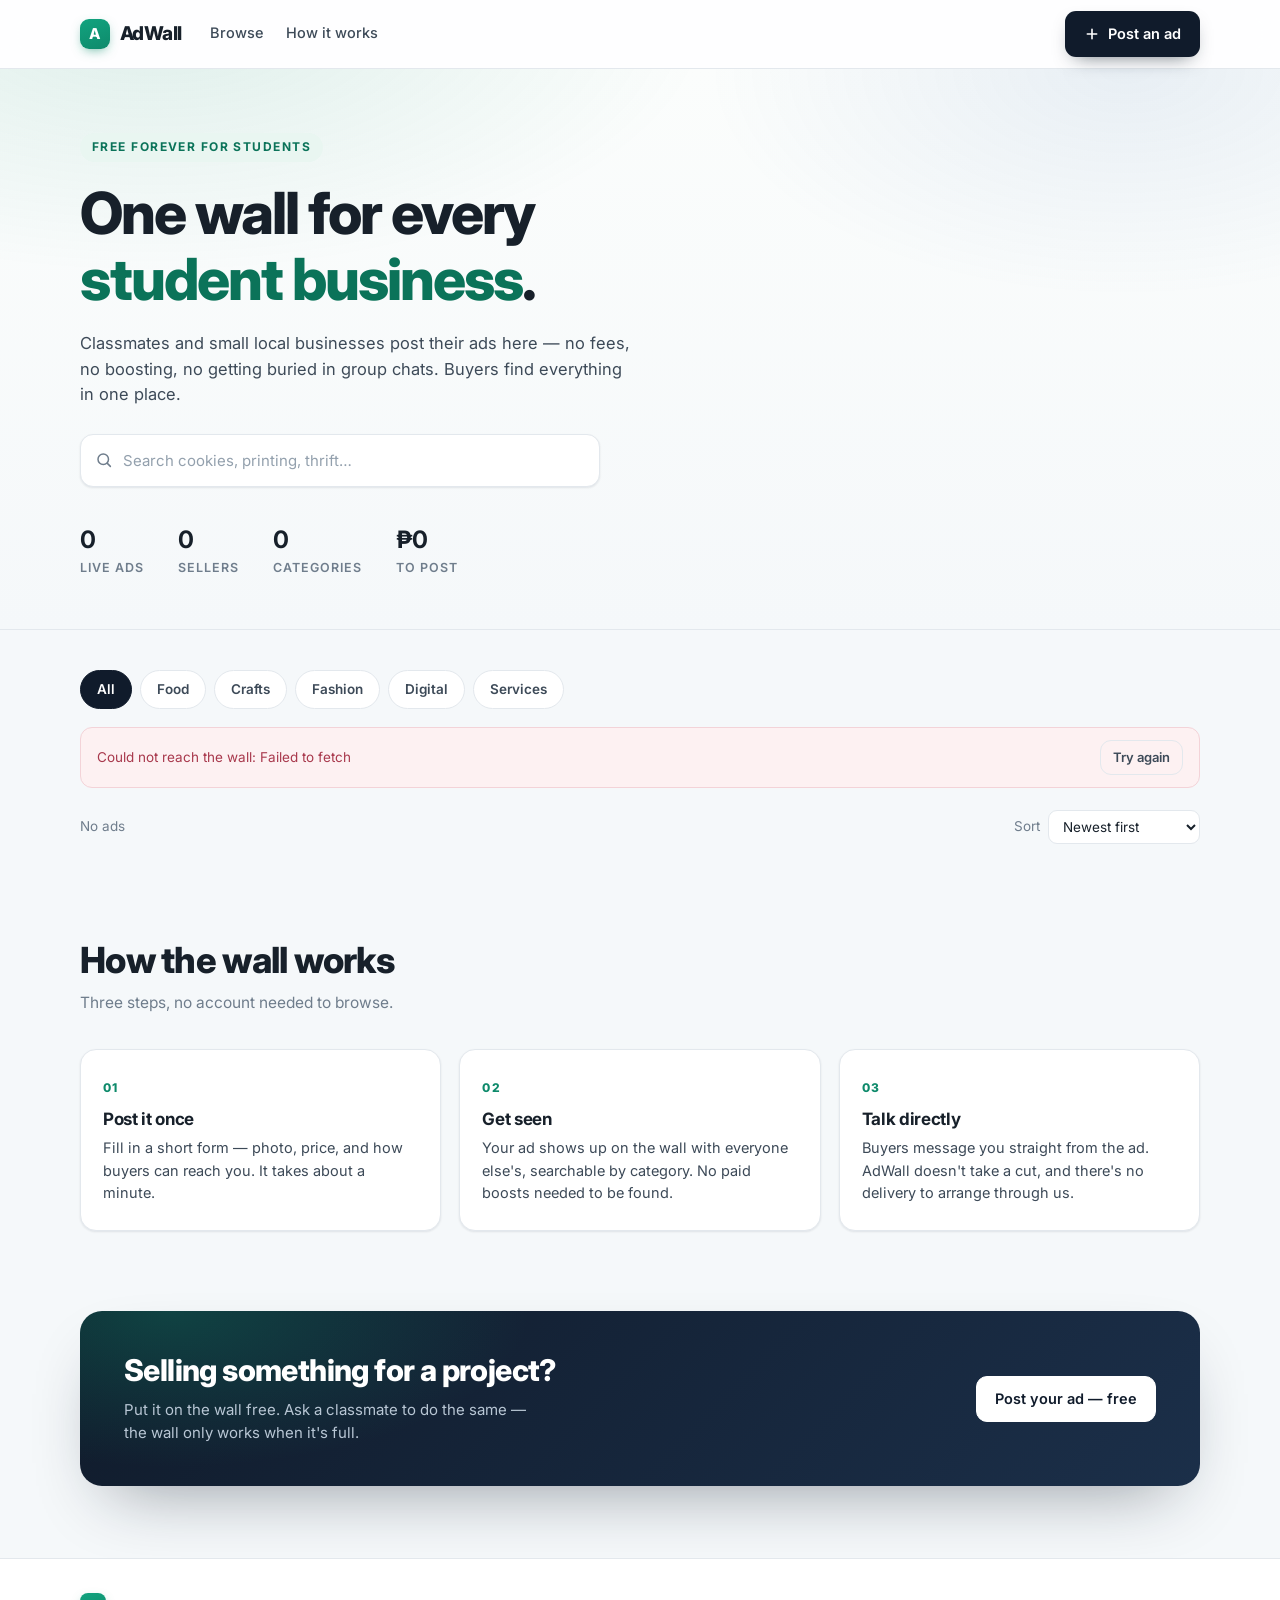
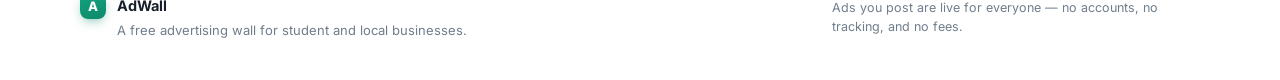
<file: index.html>
<!DOCTYPE html>
<html lang="en">
<head>
<meta charset="utf-8" />
<meta name="viewport" content="width=device-width, initial-scale=1" />
<title>AdWall — Free advertising wall for student and local businesses</title>
<meta name="description" content="AdWall is a free advertising wall where student sellers and small local businesses post their ads, and buyers find them in one place." />
<meta name="theme-color" content="#101b2b" />
<meta property="og:title" content="AdWall — Free advertising wall" />
<meta property="og:description" content="One wall for every student business. Post your ad for free." />
<meta property="og:type" content="website" />
<link rel="icon" href="assets/favicon.svg" type="image/svg+xml" />
<link rel="preconnect" href="https://fonts.googleapis.com" />
<link rel="preconnect" href="https://fonts.gstatic.com" crossorigin />
<link rel="stylesheet" href="https://fonts.googleapis.com/css2?family=Inter:wght@400;500;600;700;800&display=swap" />
<link rel="stylesheet" href="assets/styles.css" />
</head>
<body>

<a class="skip-link" href="#wall">Skip to ads</a>

<header class="site-header">
  <div class="wrap header-inner">
    <a class="brand" href="./" aria-label="AdWall home">
      <span class="mark" aria-hidden="true">A</span>
      <span class="brand-name">AdWall</span>
    </a>

    <nav class="nav" aria-label="Main">
      <a href="#wall">Browse</a>
      <a href="#how">How it works</a>
    </nav>

    <button class="btn btn-primary" type="button" data-open-post>
      <svg viewBox="0 0 24 24" width="16" height="16" aria-hidden="true"><path d="M12 5v14M5 12h14" fill="none" stroke="currentColor" stroke-width="2.4" stroke-linecap="round"/></svg>
      Post an ad
    </button>
  </div>
</header>

<main>

  <section class="hero">
    <div class="wrap">
      <p class="eyebrow">Free forever for students</p>
      <h1>One wall for every <span class="hl">student business</span>.</h1>
      <p class="lede">
        Classmates and small local businesses post their ads here — no fees, no boosting,
        no getting buried in group chats. Buyers find everything in one place.
      </p>

      <div class="searchbar" role="search">
        <svg viewBox="0 0 24 24" width="18" height="18" aria-hidden="true"><circle cx="11" cy="11" r="7" fill="none" stroke="currentColor" stroke-width="2"/><path d="m16.5 16.5 4 4" fill="none" stroke="currentColor" stroke-width="2" stroke-linecap="round"/></svg>
        <label class="sr-only" for="search">Search ads</label>
        <input id="search" type="search" placeholder="Search cookies, printing, thrift…" autocomplete="off" />
      </div>

      <ul class="stats" aria-label="Wall statistics">
        <li><strong id="stat-ads">0</strong><span>live ads</span></li>
        <li><strong id="stat-sellers">0</strong><span>sellers</span></li>
        <li><strong id="stat-cats">0</strong><span>categories</span></li>
        <li><strong>₱0</strong><span>to post</span></li>
      </ul>
    </div>
  </section>

  <section id="wall" class="wall">
    <div class="wrap">
      <div class="filters" role="group" aria-label="Filter by category">
        <button class="chip is-active" type="button" data-cat="all">All</button>
        <button class="chip" type="button" data-cat="Food">Food</button>
        <button class="chip" type="button" data-cat="Crafts">Crafts</button>
        <button class="chip" type="button" data-cat="Fashion">Fashion</button>
        <button class="chip" type="button" data-cat="Digital">Digital</button>
        <button class="chip" type="button" data-cat="Services">Services</button>
      </div>

      <div class="notice" id="notice" role="alert" hidden></div>

      <div class="toolbar">
        <p class="result-count" id="result-count" aria-live="polite"></p>
        <label class="sort">
          <span>Sort</span>
          <select id="sort">
            <option value="newest">Newest first</option>
            <option value="oldest">Oldest first</option>
            <option value="price-low">Price: low to high</option>
            <option value="price-high">Price: high to low</option>
          </select>
        </label>
      </div>

      <div class="grid" id="grid"></div>

      <div class="empty" id="empty" hidden>
        <div class="empty-art" id="empty-art" aria-hidden="true">🔍</div>
        <h3 id="empty-title">No ads match that</h3>
        <p id="empty-text">Try a different category or search word — or be the first to post about it.</p>
        <button class="btn btn-primary" type="button" data-open-post>Post an ad</button>
      </div>
    </div>
  </section>

  <section id="how" class="how">
    <div class="wrap">
      <h2>How the wall works</h2>
      <p class="section-lede">Three steps, no account needed to browse.</p>

      <ol class="steps">
        <li>
          <span class="step-num">01</span>
          <h3>Post it once</h3>
          <p>Fill in a short form — photo, price, and how buyers can reach you. It takes about a minute.</p>
        </li>
        <li>
          <span class="step-num">02</span>
          <h3>Get seen</h3>
          <p>Your ad shows up on the wall with everyone else's, searchable by category. No paid boosts needed to be found.</p>
        </li>
        <li>
          <span class="step-num">03</span>
          <h3>Talk directly</h3>
          <p>Buyers message you straight from the ad. AdWall doesn't take a cut, and there's no delivery to arrange through us.</p>
        </li>
      </ol>
    </div>
  </section>

  <section class="cta">
    <div class="wrap cta-inner">
      <div>
        <h2>Selling something for a project?</h2>
        <p>Put it on the wall free. Ask a classmate to do the same — the wall only works when it's full.</p>
      </div>
      <button class="btn btn-light" type="button" data-open-post>Post your ad — free</button>
    </div>
  </section>

</main>

<footer class="site-footer">
  <div class="wrap footer-inner">
    <div class="foot-brand">
      <span class="mark small" aria-hidden="true">A</span>
      <div>
        <strong>AdWall</strong>
        <p>A free advertising wall for student and local businesses.</p>
      </div>
    </div>
    <p class="foot-note" id="storage-note">
      Student project build — no accounts, no tracking, no fees.
    </p>
  </div>
</footer>

<!-- Post an ad -->
<dialog id="post-dialog" class="dialog" aria-labelledby="post-title">
  <form id="post-form" class="dialog-body" novalidate>
    <header class="dialog-head">
      <div>
        <p class="eyebrow">Free post</p>
        <h2 id="post-title">Put your ad on the wall</h2>
      </div>
      <button class="icon-btn" type="button" data-close aria-label="Close">
        <svg viewBox="0 0 24 24" width="18" height="18" aria-hidden="true"><path d="M6 6l12 12M18 6L6 18" fill="none" stroke="currentColor" stroke-width="2.2" stroke-linecap="round"/></svg>
      </button>
    </header>

    <div class="form-grid">
      <div class="field span-2">
        <label for="f-title">What are you selling?</label>
        <input id="f-title" name="title" type="text" maxlength="60" placeholder="Chocolate chip cookies" required />
      </div>

      <div class="field">
        <label for="f-seller">Your name or shop</label>
        <input id="f-seller" name="seller" type="text" maxlength="40" placeholder="Mia's Bakes" required />
      </div>

      <div class="field">
        <label for="f-cat">Category</label>
        <select id="f-cat" name="category" required>
          <option value="Food">Food</option>
          <option value="Crafts">Crafts</option>
          <option value="Fashion">Fashion</option>
          <option value="Digital">Digital</option>
          <option value="Services">Services</option>
        </select>
      </div>

      <div class="field">
        <label for="f-price">Price (₱)</label>
        <input id="f-price" name="price" type="number" min="0" step="1" placeholder="120" required />
      </div>

      <div class="field">
        <label for="f-unit">Per what? <span class="hint">optional</span></label>
        <input id="f-unit" name="unit" type="text" maxlength="18" placeholder="per box / per hour" />
      </div>

      <div class="field span-2">
        <label for="f-desc">Short description</label>
        <textarea id="f-desc" name="description" rows="3" maxlength="240" placeholder="Freshly baked every afternoon. Pick up at the covered court." required></textarea>
        <p class="counter"><span id="desc-count">0</span>/240</p>
      </div>

      <div class="field span-2">
        <label for="f-contact">How should buyers reach you?</label>
        <input id="f-contact" name="contact" type="text" maxlength="60" placeholder="Messenger: @miabakes or 0917 555 0123" required />
      </div>

      <div class="field span-2">
        <label for="f-photo">Photo <span class="hint">optional — paste a link or upload</span></label>
        <div class="photo-row">
          <input id="f-photo" name="photo" type="url" placeholder="https://…" />
          <label class="upload">
            <input id="f-file" type="file" accept="image/*" hidden />
            <span id="file-label">Choose file</span>
          </label>
        </div>
      </div>
    </div>

    <p class="form-error" id="form-error" role="alert" hidden></p>

    <footer class="dialog-foot">
      <p class="fine">Posts are saved on this device. Be honest and keep it school-appropriate.</p>
      <button class="btn btn-primary" type="submit">Post to the wall</button>
    </footer>
  </form>
</dialog>

<!-- Ad detail -->
<dialog id="ad-dialog" class="dialog ad-dialog" aria-labelledby="ad-title">
  <div class="dialog-body" id="ad-body"></div>
</dialog>

<div class="toast" id="toast" role="status" aria-live="polite" hidden></div>

<script src="assets/config.js"></script>
<script src="assets/app.js"></script>
</body>
</html>
</file>
<file: assets/styles.css>
/* ==========================================================================
   AdWall — site styles
   Design tokens
   ========================================================================== */

:root {
  --navy: #101b2b;
  --navy-2: #17253a;
  --teal: #0e8a6b;
  --teal-dark: #0b7359;
  --teal-soft: #e9f6f1;
  --ink: #17202a;
  --body: #3d4a58;
  --muted: #6f7d8c;
  --line: #e3e8ed;
  --bg: #f5f8fa;
  --card: #ffffff;

  --radius: 16px;
  --radius-sm: 10px;
  --shadow-sm: 0 1px 2px rgba(16, 27, 43, 0.06), 0 1px 3px rgba(16, 27, 43, 0.04);
  --shadow-md: 0 10px 30px -12px rgba(16, 27, 43, 0.22), 0 2px 8px rgba(16, 27, 43, 0.06);
  --shadow-lg: 0 30px 70px -30px rgba(16, 27, 43, 0.45);

  --font: "Inter", ui-sans-serif, system-ui, -apple-system, "Segoe UI", Roboto,
    "Helvetica Neue", Arial, sans-serif;
}

*,
*::before,
*::after { box-sizing: border-box; }

html { scroll-behavior: smooth; }

body {
  margin: 0;
  font-family: var(--font);
  color: var(--body);
  background: var(--bg);
  -webkit-font-smoothing: antialiased;
  line-height: 1.55;
}

h1, h2, h3 { color: var(--ink); line-height: 1.15; margin: 0; letter-spacing: -0.02em; }
p { margin: 0; }
img { max-width: 100%; display: block; }

.wrap {
  width: min(1120px, calc(100% - 40px));
  margin-inline: auto;
}

.sr-only {
  position: absolute;
  width: 1px; height: 1px;
  padding: 0; margin: -1px;
  overflow: hidden;
  clip: rect(0 0 0 0);
  white-space: nowrap;
  border: 0;
}

.skip-link {
  position: absolute;
  left: 12px; top: -60px;
  background: var(--navy);
  color: #fff;
  padding: 10px 16px;
  border-radius: 8px;
  z-index: 100;
  transition: top 0.15s ease;
  font-weight: 600;
  font-size: 14px;
  text-decoration: none;
}
.skip-link:focus { top: 12px; }

/* ==========================================================================
   Header
   ========================================================================== */

.site-header {
  position: sticky;
  top: 0;
  z-index: 40;
  background: rgba(255, 255, 255, 0.86);
  backdrop-filter: saturate(180%) blur(14px);
  border-bottom: 1px solid var(--line);
}

.header-inner {
  display: flex;
  align-items: center;
  gap: 28px;
  height: 68px;
}

.brand {
  display: inline-flex;
  align-items: center;
  gap: 10px;
  text-decoration: none;
  color: var(--ink);
  font-weight: 800;
  font-size: 19px;
  letter-spacing: -0.03em;
}

.mark {
  display: grid;
  place-items: center;
  width: 30px; height: 30px;
  border-radius: 9px;
  background: linear-gradient(160deg, #12a37f, var(--teal));
  color: #fff;
  font-size: 15px;
  font-weight: 800;
  box-shadow: 0 4px 12px -4px rgba(14, 138, 107, 0.7);
}
.mark.small { width: 26px; height: 26px; border-radius: 8px; font-size: 13px; }

.nav {
  display: flex;
  gap: 22px;
  margin-right: auto;
}
.nav a {
  color: var(--body);
  text-decoration: none;
  font-size: 14.5px;
  font-weight: 500;
  padding: 6px 0;
  border-bottom: 2px solid transparent;
}
.nav a:hover { color: var(--ink); border-bottom-color: var(--teal); }

/* ==========================================================================
   Buttons
   ========================================================================== */

.btn {
  display: inline-flex;
  align-items: center;
  justify-content: center;
  gap: 8px;
  border: 1px solid transparent;
  border-radius: 11px;
  padding: 11px 18px;
  font: inherit;
  font-size: 14.5px;
  font-weight: 600;
  cursor: pointer;
  text-decoration: none;
  transition: transform 0.12s ease, box-shadow 0.18s ease, background 0.18s ease;
}
.btn:active { transform: translateY(1px); }

.btn-primary {
  background: var(--navy);
  color: #fff;
  box-shadow: 0 8px 20px -10px rgba(16, 27, 43, 0.7);
}
.btn-primary:hover { background: var(--navy-2); }

.btn-light {
  background: #fff;
  color: var(--navy);
  border-color: #fff;
}
.btn-light:hover { background: #eef3f7; }

.btn-ghost {
  background: transparent;
  color: var(--body);
  border-color: var(--line);
}
.btn-ghost:hover { border-color: #c9d3dc; color: var(--ink); }

.icon-btn {
  display: grid;
  place-items: center;
  width: 36px; height: 36px;
  border-radius: 10px;
  border: 1px solid var(--line);
  background: #fff;
  color: var(--body);
  cursor: pointer;
}
.icon-btn:hover { background: #f2f5f8; color: var(--ink); }

:focus-visible {
  outline: 2px solid var(--teal);
  outline-offset: 2px;
  border-radius: 6px;
}

/* ==========================================================================
   Hero
   ========================================================================== */

.hero {
  position: relative;
  padding: 64px 0 52px;
  background:
    radial-gradient(900px 420px at 12% -10%, rgba(14, 138, 107, 0.12), transparent 62%),
    radial-gradient(700px 380px at 88% 0%, rgba(43, 95, 168, 0.09), transparent 60%),
    linear-gradient(#fbfdfc, var(--bg));
  border-bottom: 1px solid var(--line);
  overflow: hidden;
}

.hero .wrap { position: relative; }

.eyebrow {
  display: inline-block;
  font-size: 12px;
  font-weight: 700;
  letter-spacing: 0.12em;
  text-transform: uppercase;
  color: var(--teal-dark);
  background: var(--teal-soft);
  border-radius: 999px;
  padding: 5px 12px;
  margin-bottom: 18px;
}

.hero h1 {
  font-size: clamp(34px, 5.2vw, 58px);
  font-weight: 800;
  letter-spacing: -0.035em;
  max-width: 15ch;
}

.hl {
  position: relative;
  white-space: nowrap;
  color: var(--teal-dark);
}
.hl::after {
  content: "";
  position: absolute;
  left: 0; right: 0; bottom: 0.06em;
  height: 0.28em;
  background: rgba(14, 138, 107, 0.16);
  border-radius: 3px;
  z-index: -1;
}

.lede {
  margin-top: 18px;
  max-width: 56ch;
  font-size: 16.5px;
  color: var(--body);
}

.searchbar {
  display: flex;
  align-items: center;
  gap: 10px;
  margin-top: 26px;
  max-width: 520px;
  background: #fff;
  border: 1px solid var(--line);
  border-radius: 13px;
  padding: 0 14px;
  box-shadow: var(--shadow-sm);
  color: var(--muted);
}
.searchbar:focus-within {
  border-color: rgba(14, 138, 107, 0.55);
  box-shadow: 0 0 0 4px rgba(14, 138, 107, 0.12);
}
.searchbar input {
  flex: 1;
  border: 0;
  outline: 0;
  background: transparent;
  padding: 14px 0;
  font: inherit;
  font-size: 15px;
  color: var(--ink);
}
.searchbar input::placeholder { color: #93a0ad; }

.stats {
  display: flex;
  flex-wrap: wrap;
  gap: 34px;
  list-style: none;
  padding: 0;
  margin: 34px 0 0;
}
.stats li { display: flex; flex-direction: column; }
.stats strong {
  font-size: 24px;
  color: var(--ink);
  letter-spacing: -0.03em;
}
.stats span {
  font-size: 12.5px;
  color: var(--muted);
  text-transform: uppercase;
  letter-spacing: 0.08em;
  font-weight: 600;
}

/* ==========================================================================
   Wall
   ========================================================================== */

.wall { padding: 40px 0 8px; }

.filters {
  display: flex;
  gap: 8px;
  flex-wrap: wrap;
}

.chip {
  border: 1px solid var(--line);
  background: #fff;
  color: var(--body);
  border-radius: 999px;
  padding: 8px 16px;
  font: inherit;
  font-size: 13.5px;
  font-weight: 600;
  cursor: pointer;
  transition: background 0.15s ease, color 0.15s ease, border-color 0.15s ease;
}
.chip:hover { border-color: #c4d0da; }
.chip.is-active {
  background: var(--navy);
  border-color: var(--navy);
  color: #fff;
}

.toolbar {
  display: flex;
  align-items: center;
  justify-content: space-between;
  gap: 16px;
  margin: 22px 0 16px;
}
.result-count { font-size: 13.5px; color: var(--muted); }
.result-count strong { color: var(--ink); }

.sort { display: inline-flex; align-items: center; gap: 8px; font-size: 13.5px; color: var(--muted); }
.sort select {
  font: inherit;
  font-size: 13.5px;
  color: var(--ink);
  background: #fff;
  border: 1px solid var(--line);
  border-radius: 9px;
  padding: 7px 10px;
  cursor: pointer;
}

.grid {
  display: grid;
  grid-template-columns: repeat(auto-fill, minmax(248px, 1fr));
  gap: 18px;
}

.card {
  position: relative;
  display: flex;
  flex-direction: column;
  background: var(--card);
  border: 1px solid var(--line);
  border-radius: var(--radius);
  overflow: hidden;
  box-shadow: var(--shadow-sm);
  transition: transform 0.18s ease, box-shadow 0.18s ease, border-color 0.18s ease;
  text-align: left;
  font: inherit;
  color: inherit;
  cursor: pointer;
  padding: 0;
}
.card:hover {
  transform: translateY(-3px);
  box-shadow: var(--shadow-md);
  border-color: #d2dce5;
}
.card:focus-visible { outline-offset: 3px; }

.card-media {
  position: relative;
  aspect-ratio: 16 / 10;
  display: grid;
  place-items: center;
  font-size: 46px;
  background: var(--g1);
  overflow: hidden;
}
.card-media img { width: 100%; height: 100%; object-fit: cover; }

.card-cat {
  position: absolute;
  left: 10px; top: 10px;
  background: rgba(255, 255, 255, 0.92);
  color: var(--ink);
  border-radius: 999px;
  padding: 4px 10px;
  font-size: 11px;
  font-weight: 700;
  letter-spacing: 0.04em;
  text-transform: uppercase;
}

.save-btn {
  position: absolute;
  right: 10px; top: 10px;
  width: 32px; height: 32px;
  display: grid;
  place-items: center;
  border-radius: 50%;
  border: 0;
  background: rgba(255, 255, 255, 0.92);
  color: #5b6a78;
  cursor: pointer;
  transition: color 0.15s ease, transform 0.15s ease;
}
.save-btn:hover { transform: scale(1.08); }
.save-btn.is-saved { color: #d1435b; }

.card-body { padding: 14px 15px 15px; display: flex; flex-direction: column; gap: 6px; flex: 1; }
.card-title {
  font-size: 15.5px;
  font-weight: 700;
  color: var(--ink);
  letter-spacing: -0.01em;
  line-height: 1.35;
  min-height: 2.7em;
  display: -webkit-box;
  -webkit-line-clamp: 2;
  -webkit-box-orient: vertical;
  overflow: hidden;
}
.card-seller { font-size: 12.5px; color: var(--muted); }

.card-foot {
  margin-top: auto;
  padding-top: 10px;
  display: flex;
  align-items: baseline;
  justify-content: space-between;
  gap: 10px;
}
.price { font-size: 16px; font-weight: 800; color: var(--ink); letter-spacing: -0.02em; }
.price small { font-size: 11.5px; font-weight: 500; color: var(--muted); margin-left: 3px; }
.time { font-size: 11.5px; color: var(--muted); }

.badge-mine {
  position: absolute;
  right: 10px; bottom: 10px;
  background: var(--navy);
  color: #fff;
  font-size: 10.5px;
  font-weight: 700;
  letter-spacing: 0.04em;
  text-transform: uppercase;
  padding: 4px 8px;
  border-radius: 6px;
}

.empty {
  text-align: center;
  padding: 60px 20px 70px;
  background: #fff;
  border: 1px dashed #d5dee6;
  border-radius: var(--radius);
}
.empty-art { font-size: 38px; margin-bottom: 8px; }
.empty h3 { font-size: 18px; margin-bottom: 6px; }
.empty p { color: var(--muted); font-size: 14px; margin-bottom: 18px; }

.notice {
  display: flex;
  align-items: center;
  justify-content: space-between;
  gap: 16px;
  flex-wrap: wrap;
  border-radius: 12px;
  padding: 12px 16px;
  margin: 18px 0 0;
  font-size: 13.5px;
  border: 1px solid;
}
.notice[hidden] { display: none; }
.notice-error {
  background: #fdf1f2;
  border-color: #f3d3d8;
  color: #a8384c;
}
.notice-info {
  background: var(--teal-soft);
  border-color: #cfece2;
  color: var(--teal-dark);
}
.btn-sm { padding: 6px 12px; font-size: 13px; }

.btn:disabled { opacity: 0.6; cursor: progress; }

/* Loading placeholders */
.card.skeleton { pointer-events: none; }
.card.skeleton:hover { transform: none; box-shadow: var(--shadow-sm); border-color: var(--line); }
.skeleton-media {
  aspect-ratio: 16 / 10;
  background: linear-gradient(90deg, #eef2f5 25%, #f7f9fb 37%, #eef2f5 63%);
  background-size: 400% 100%;
  animation: shimmer 1.4s ease infinite;
}
.skeleton-body { padding: 16px 15px 18px; display: flex; flex-direction: column; gap: 10px; }
.skeleton-line {
  height: 11px;
  border-radius: 6px;
  background: linear-gradient(90deg, #eef2f5 25%, #f7f9fb 37%, #eef2f5 63%);
  background-size: 400% 100%;
  animation: shimmer 1.4s ease infinite;
}
.skeleton-line.w70 { width: 70%; }
.skeleton-line.w55 { width: 55%; }
.skeleton-line.w45 { width: 45%; }

@keyframes shimmer {
  0% { background-position: 100% 50%; }
  100% { background-position: 0 50%; }
}

/* ==========================================================================
   How it works
   ========================================================================== */

.how { padding: 72px 0 8px; }
.how h2 { font-size: clamp(26px, 3.4vw, 36px); font-weight: 800; }
.section-lede { margin-top: 10px; color: var(--muted); font-size: 15.5px; }

.steps {
  list-style: none;
  margin: 34px 0 0;
  padding: 0;
  display: grid;
  grid-template-columns: repeat(auto-fit, minmax(250px, 1fr));
  gap: 18px;
}
.steps li {
  background: #fff;
  border: 1px solid var(--line);
  border-radius: var(--radius);
  padding: 24px 22px 26px;
  box-shadow: var(--shadow-sm);
}
.step-num {
  display: inline-block;
  font-size: 12px;
  font-weight: 800;
  letter-spacing: 0.1em;
  color: var(--teal);
  margin-bottom: 12px;
}
.steps h3 { font-size: 17px; margin-bottom: 8px; }
.steps p { font-size: 14.5px; color: var(--body); }

/* ==========================================================================
   CTA
   ========================================================================== */

.cta { padding: 72px 0; }
.cta-inner {
  display: flex;
  align-items: center;
  justify-content: space-between;
  gap: 28px;
  flex-wrap: wrap;
  background:
    radial-gradient(600px 260px at 8% 0%, rgba(14, 138, 107, 0.35), transparent 60%),
    linear-gradient(135deg, var(--navy), #1b2f49);
  border-radius: 22px;
  padding: 42px 44px;
  box-shadow: var(--shadow-lg);
}
.cta h2 { color: #fff; font-size: clamp(22px, 2.8vw, 30px); font-weight: 800; }
.cta p { color: #b8c6d4; margin-top: 10px; max-width: 46ch; font-size: 15px; }

/* ==========================================================================
   Footer
   ========================================================================== */

.site-footer {
  border-top: 1px solid var(--line);
  background: #fff;
  padding: 34px 0 40px;
}
.footer-inner {
  display: flex;
  justify-content: space-between;
  gap: 24px;
  flex-wrap: wrap;
  align-items: center;
}
.foot-brand { display: flex; gap: 11px; align-items: flex-start; }
.foot-brand strong { font-size: 14.5px; color: var(--ink); }
.foot-brand p { font-size: 13px; color: var(--muted); margin-top: 2px; }
.foot-note { font-size: 12.5px; color: var(--muted); max-width: 46ch; }

/* ==========================================================================
   Dialogs
   ========================================================================== */

.dialog {
  border: 0;
  padding: 0;
  border-radius: 20px;
  width: min(640px, calc(100% - 32px));
  max-height: min(88vh, 900px);
  background: #fff;
  color: var(--body);
  box-shadow: var(--shadow-lg);
  overflow: auto;
}
.dialog::backdrop {
  background: rgba(9, 16, 26, 0.55);
  backdrop-filter: blur(3px);
}

.dialog-body { padding: 26px 26px 24px; }

.dialog-head {
  display: flex;
  align-items: flex-start;
  justify-content: space-between;
  gap: 16px;
  margin-bottom: 20px;
}
.dialog-head h2 { font-size: 22px; font-weight: 800; margin-top: 4px; }

.form-grid {
  display: grid;
  grid-template-columns: 1fr 1fr;
  gap: 14px 16px;
}
.span-2 { grid-column: span 2; }

.field { display: flex; flex-direction: column; gap: 6px; }
.field label { font-size: 13px; font-weight: 600; color: var(--ink); }
.field .hint { font-weight: 400; color: var(--muted); font-size: 12px; }

.field input,
.field select,
.field textarea {
  font: inherit;
  font-size: 14.5px;
  color: var(--ink);
  background: #fff;
  border: 1px solid var(--line);
  border-radius: 10px;
  padding: 10px 12px;
  width: 100%;
  transition: border-color 0.15s ease, box-shadow 0.15s ease;
}
.field textarea { resize: vertical; min-height: 78px; }
.field input:focus,
.field select:focus,
.field textarea:focus {
  outline: 0;
  border-color: rgba(14, 138, 107, 0.6);
  box-shadow: 0 0 0 3px rgba(14, 138, 107, 0.12);
}
.field input:invalid:not(:placeholder-shown) { border-color: #e3a3ad; }

.counter { font-size: 11.5px; color: var(--muted); text-align: right; }

.photo-row { display: flex; gap: 10px; }
.photo-row input { flex: 1; }
.upload {
  display: inline-flex;
  align-items: center;
  border: 1px solid var(--line);
  border-radius: 10px;
  padding: 0 14px;
  font-size: 13.5px;
  font-weight: 600;
  color: var(--body);
  background: #f7f9fb;
  cursor: pointer;
  white-space: nowrap;
}
.upload:hover { background: #eef3f7; }

.form-error {
  margin-top: 14px;
  background: #fdf1f2;
  color: #a8384c;
  border: 1px solid #f3d3d8;
  border-radius: 10px;
  padding: 10px 12px;
  font-size: 13px;
}

.dialog-foot {
  display: flex;
  align-items: center;
  justify-content: space-between;
  gap: 16px;
  margin-top: 22px;
  padding-top: 18px;
  border-top: 1px solid var(--line);
  flex-wrap: wrap;
}
.fine { font-size: 12px; color: var(--muted); max-width: 40ch; }

/* Ad detail */
.ad-dialog { width: min(560px, calc(100% - 32px)); }
.ad-hero {
  position: relative;
  aspect-ratio: 16 / 9;
  display: grid;
  place-items: center;
  font-size: 64px;
  border-radius: 14px;
  overflow: hidden;
  margin-bottom: 18px;
}
.ad-hero img { width: 100%; height: 100%; object-fit: cover; }

.ad-meta { display: flex; gap: 8px; flex-wrap: wrap; margin-bottom: 10px; }
.pill {
  font-size: 11px;
  font-weight: 700;
  text-transform: uppercase;
  letter-spacing: 0.05em;
  padding: 4px 9px;
  border-radius: 999px;
  background: #eef3f7;
  color: #4d5f70;
}
.pill-teal { background: var(--teal-soft); color: var(--teal-dark); }

.ad-title { font-size: 24px; font-weight: 800; letter-spacing: -0.02em; }
.ad-seller { color: var(--muted); font-size: 13.5px; margin-top: 4px; }
.ad-price { font-size: 22px; font-weight: 800; color: var(--ink); margin-top: 14px; }
.ad-price small { font-size: 13px; font-weight: 500; color: var(--muted); margin-left: 4px; }
.ad-desc { margin-top: 12px; font-size: 14.5px; line-height: 1.65; }

.ad-contact {
  margin-top: 18px;
  background: var(--teal-soft);
  border: 1px solid #cfece2;
  border-radius: 12px;
  padding: 14px 16px;
}
.ad-contact span {
  display: block;
  font-size: 11.5px;
  font-weight: 700;
  letter-spacing: 0.08em;
  text-transform: uppercase;
  color: var(--teal-dark);
  margin-bottom: 4px;
}
.ad-contact strong { font-size: 15px; color: var(--ink); word-break: break-word; }

.ad-actions {
  display: flex;
  gap: 10px;
  margin-top: 20px;
  flex-wrap: wrap;
}
.ad-note { margin-top: 14px; font-size: 11.5px; color: var(--muted); }

/* Toast */
.toast {
  position: fixed;
  left: 50%;
  bottom: 26px;
  transform: translateX(-50%) translateY(12px);
  background: var(--navy);
  color: #fff;
  font-size: 13.5px;
  font-weight: 500;
  padding: 11px 18px;
  border-radius: 11px;
  box-shadow: var(--shadow-md);
  opacity: 0;
  pointer-events: none;
  transition: opacity 0.2s ease, transform 0.2s ease;
  z-index: 60;
}
.toast.is-visible {
  opacity: 1;
  transform: translateX(-50%) translateY(0);
}

/* ==========================================================================
   Responsive
   ========================================================================== */

@media (max-width: 760px) {
  .header-inner { gap: 14px; height: 62px; }
  .nav { display: none; }
  .brand { margin-right: auto; }
  .hero { padding: 44px 0 40px; }
  .stats { gap: 22px; }
  .stats strong { font-size: 20px; }
  .form-grid { grid-template-columns: 1fr; }
  .span-2 { grid-column: auto; }
  .cta-inner { padding: 30px 26px; }
  .cta .btn { width: 100%; }
  .wall, .how { padding-top: 36px; }
  .site-footer { padding: 26px 0 32px; }
}

@media (prefers-reduced-motion: reduce) {
  * { animation: none !important; transition: none !important; scroll-behavior: auto !important; }
}

@media print {
  .site-header, .filters, .toolbar, .cta, .site-footer, .searchbar, .btn { display: none !important; }
  .card { break-inside: avoid; }
}
</file>
